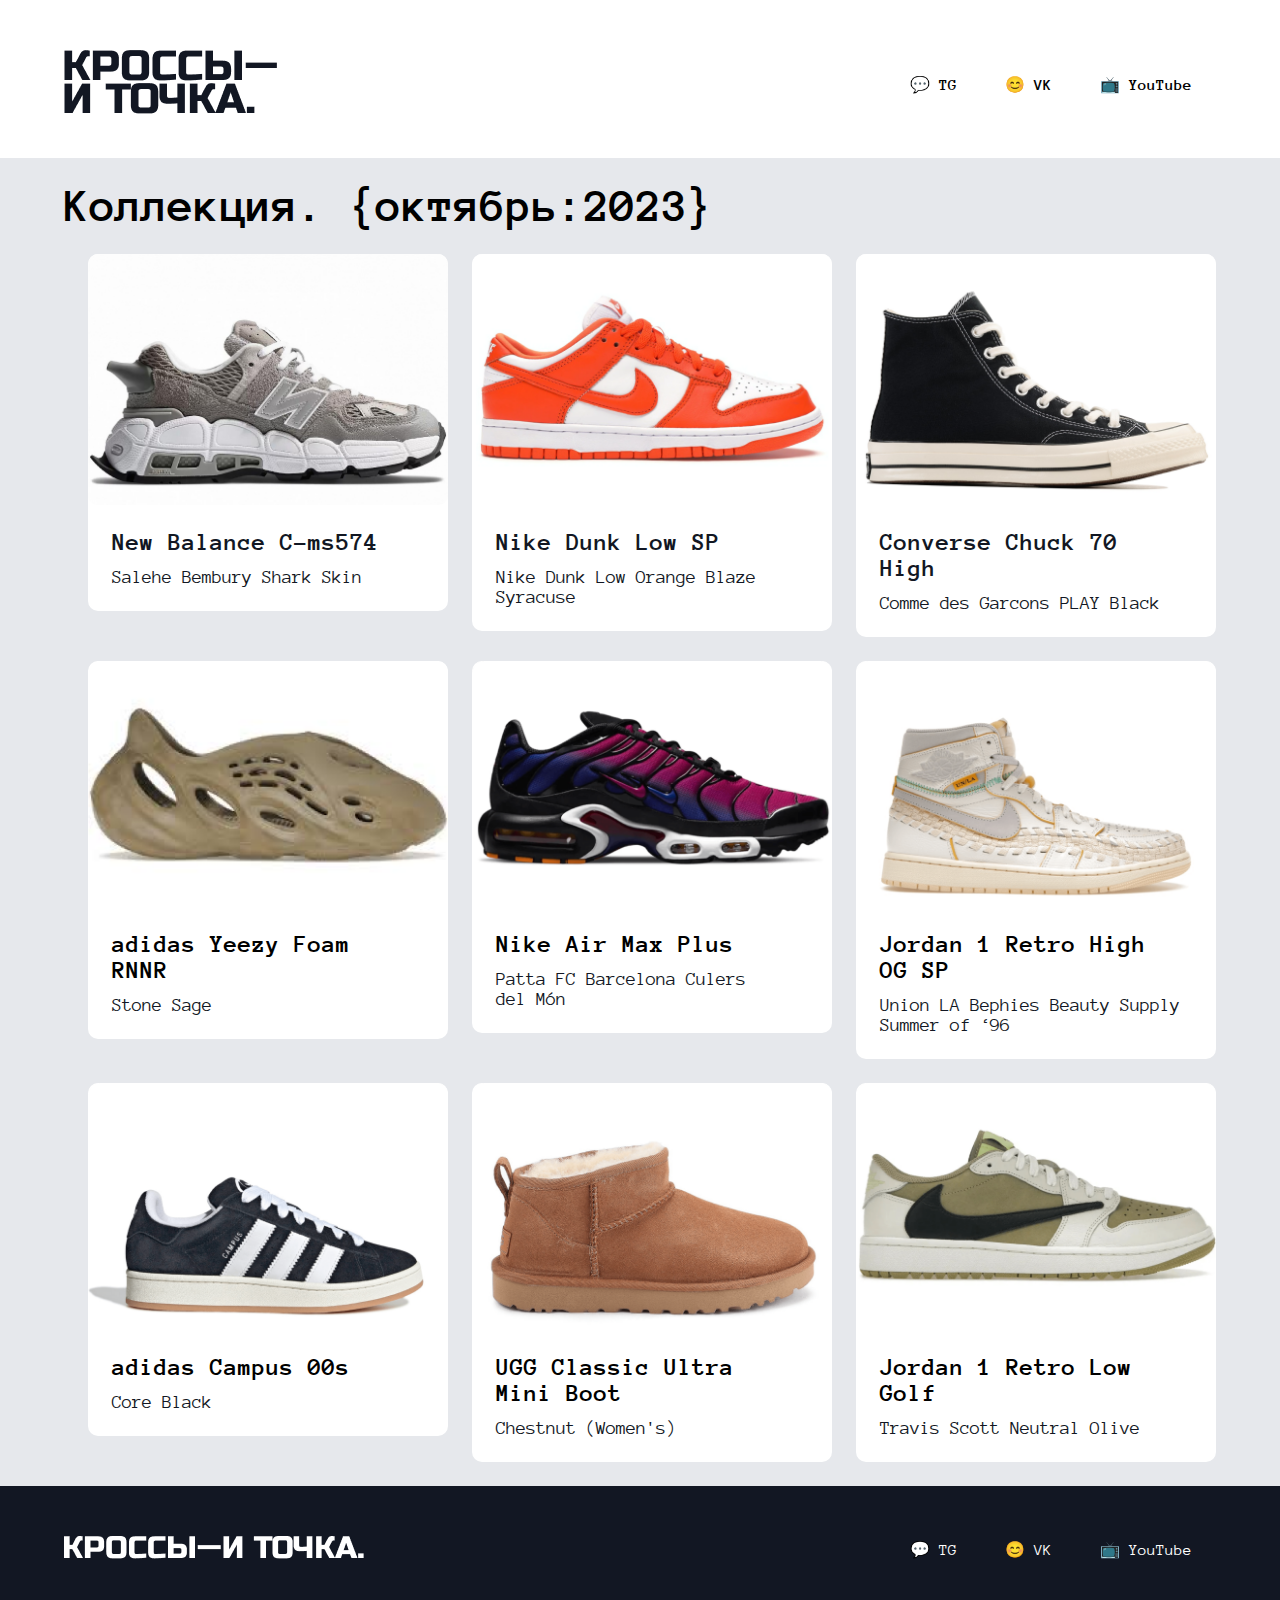
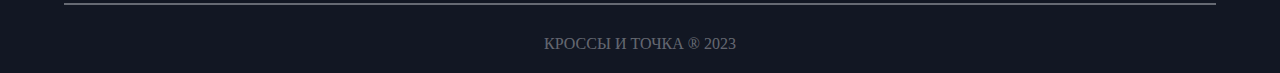
<file: index.html>
<!DOCTYPE html>
<html lang="ru">

<head>
    <meta charset="UTF-8">
    <meta name="viewport" content="width=device-width, initial-scale=1.0">
    <link rel="preconnect" href="https://fonts.googleapis.com%22%3E/">
    <link rel="preconnect" href="https://fonts.gstatic.com/" crossorigin>
    <link href="https://fonts.googleapis.com/css2?family=Russo+One&display=swap" rel="stylesheet">

    <link rel="preconnect" href="https://fonts.googleapis.com%22%3E/">
    <link rel="preconnect" href="https://fonts.gstatic.com/" crossorigin>
    <link href="https://fonts.googleapis.com/css2?family=Anonymous+Pro:wght@400;700&display=swap" rel="stylesheet">

    <link rel="preconnect" href="https://fonts.googleapis.com%22%3E/">
    <link rel="preconnect" href="https://fonts.gstatic.com/" crossorigin>
    <link href="https://fonts.googleapis.com/css2?family=IBM+Plex+Mono:wght@500&display=swap" rel="stylesheet">
    <link rel="preconnect" href="https://fonts.googleapis.com">
    <link rel="preconnect" href="https://fonts.gstatic.com" crossorigin>
    <link href="https://fonts.googleapis.com/css2?family=Anonymous+Pro:wght@700&display=swap" rel="stylesheet">
    <link rel="stylesheet" href="style.css">
    <title>КРОССЫ - И ТОЧКА</title>
</head>

<body>
    <header class="header">
        <div class="header-line">
            <div class="header-img">
                <a href="/"><img src="img/logo.png" alt=""></a>
            </div>
            <nav class="nav-title">
                <ul class="ul-title">
                    <li><a class="nav-item" href="">💬 TG</a></li>
                    <li><a class="nav-item" href="">😊 VK</a></li>
                    <li><a class="nav-item" href="">📺 YouTube</a></li>
                </ul>
            </nav>
        </div>
    </header>
    <main class="main">
        <div class="content">
            <h2 class="h2-title">Коллекция. {октябрь:2023}</h2>
            <div class="content-card">
                <div class="sneakers">
                    <div class="block">
                        <div class="sneaker">
                            <a href="New Balance C-ms574.html">
                            <img class="setting-img img-set" src="img/New Balance C-ms574.png" alt="alt">
                            <div class="b2">
                                <h3 class="text-name">New Balance C-ms574</h3>
                                <p class="p-title">Salehe Bembury Shark Skin</p>
                            </div>
                            </a>
                        </div>
                        <div class="sneaker">
                            <a href="Nike Dunk Low SP.html">
                            <img class="setting-img" src="img/Nike Dunk Low SP.png" alt="alt">
                            <div class="b2">
                                <h3 class="text-name">Nike Dunk Low SP</h3>
                                <p class="p-title">Nike Dunk Low Orange Blaze Syracuse</p>
                            </div>
                            </a>
                        </div>
                        <div class="sneaker">
                            <a href="Converse Chuck 70 High.html">
                            <img class="setting-img setting1 img-set" src="img/Converse Chuck 70 High.png" alt="alt">
                            <div class="b2">
                                <h3 class="text-name">Converse Chuck 70 High</h3>
                                <p class="p-title">Comme des Garcons PLAY Black</p>
                            </div>
                            </a>
                        </div>
                    </div>
                    <div class="block">
                        <div class="sneaker">
                            <img class="setting-img" src="img/9.png" alt="alt">
                            <div class="b2 ">
                                <h3 class="text-name">adidas Yeezy Foam RNNR</h3>
                                <p class="p-title">Stone Sage</p>
                            </div>
                        </div>
                        <div class="sneaker ">
                            <img class="setting-img img-set" src="img/1.png" alt="alt">
                            <div class="b2 ">
                                <h3 class="text-name ">Nike Air Max Plus</h3>
                                <p class="p-title">Patta FC Barcelona Culers<br> del Món</p>
                            </div>
                        </div>
                        <div class="sneaker ">
                            <img class="setting-img imgg" src="img/2.png" alt="alt">
                            <div class="b2">
                                <h3 class="text-name">Jordan 1 Retro High OG SP</h3>
                                <p class="p-title">Union LA Bephies Beauty Supply Summer of ‘96</p>
                            </div>
                        </div>
                    </div>
                    <div class="block">
                        <div class="sneaker">
                            <img class="setting-img" src="img/3.png" alt="alt">
                            <div class="b2">
                                <h3 class="text-name">adidas Campus 00s</h3>
                                <p class="p-title">Core Black</p>
                            </div>
                        </div>
                        <div class="sneaker">
                            <img class="setting-img " src="img/5.png" alt="alt">
                            <div class="b2">
                                <h3 class="text-name">UGG Classic Ultra Mini Boot</h3>
                                <p class="p-title">Chestnut (Women's)</p>
                            </div>
                        </div>
                        <div class="sneaker">
                            <img class="setting-img " src="img/8.png" alt="alt">
                            <div class="b2">   
                                <h3 class="text-name">Jordan 1 Retro Low Golf</h3>
                                <p class="p-title">Travis Scott Neutral Olive</p>
                            </div>
                        </div>
                    </div>
                </div>
            </div>
        </div>
    </main>
    <footer class="footer">
        <div class="footer-container">
            <div class="footer-line">
                <div class="footer-img">
                    <a href="#"><img src="img/logo2.png" alt=""></a>
                </div>
                <nav class="nav-title">
                    <ul class="ul-title">
                        <li><a class="nav-items" href="">💬 TG</a></li>
                        <li><a class="nav-items" href="">😊 VK</a></li>
                        <li><a class="nav-items" href="">📺 YouTube</a></li>
                    </ul>
                </nav>
            </div>
            <hr class="line">
            <div class="footer-title">
                <p>КРОССЫ И ТОЧКА ® 2023</p>
            </div>
        </div>
    </footer>
</body>

</html>
</file>
<file: style.css>
* {
    margin: 0;
    padding: 0;
    box-sizing: border-box;
}

.ul-title {
    color: #000;
    font-family: 'IBM Plex Sans', sans-serif;
    display: flex;
    align-items: center;
    justify-content: space-between;
    list-style-type: none;
}

.header-line {
    padding-top: 50px;
    padding-bottom: 40px;
    display: flex;
    align-items: center;
    justify-content: space-between;
    width: 90%;
    max-width: 1440px;
}

.header {
    display: flex;
    justify-content: center;
}

.nav-item {
    color: #000;
    padding: 0 24px;
    text-decoration: none;
    font-weight: 700;
    font-family: 'Anonymous Pro', monospace;
}

.main {
    background-color: #e6e8ec;
    display: flex;
    justify-content: center;
    width: 100%;
}



.h2-title {
    font-family: 'Anonymous Pro', monospace;
    font-size: 48px;
    font-weight: 700;
    line-height: 100%;
    padding: 24px 0;
}

.text-name, .p {
    font-family: 'Anonymous Pro', monospace;
}

.content {
    width: 90%;
    max-width: 1440px;
}

.content-card {
    display: flex;
    justify-content: center;
}

.sneakers {
    justify-content: center;
}

.sneaker  {
    flex: 0 0 calc(33.33% - 24px);
    margin-bottom: 24px;
    margin-left: 24px;
    border-radius: 10px;
    background-color: #fff;
    justify-content: center;
    flex-direction: column;
    box-sizing: border-box;
    width: 364px;
    transition: transform 0.5s;
    width: 50%; 
    box-sizing: border-box;
}


.sneaker:hover {
    box-shadow: 0px 4px 4px 0px rgba(0, 0, 0, 0.25);
    transform: translateY(-10px);
}

.b2 {
    display: flex;
    flex-direction: column;
    width: 350px;
    padding: 24px 24px;
    align-items: flex-start;
}

.b1 {
    padding-bottom: 40px;
}

.b3 {
    padding-bottom: 25px;
}

.setting-img {
    display: block;
    max-width: 100%;
    border-radius: 10px;
}

.text-name {
    font-family: 'Anonymous Pro', monospace;
    font-size: 25px;
    font-weight: 700;
    margin-bottom: 12px;
}

a {
    text-decoration: none;
    color: var(--black, #121723);
}

.p-title {
    color: rgb(109, 108, 108);
    color: var(--black, #121723);
    font-family: 'Anonymous Pro', monospace;
    font-size: 19px;
    font-weight: 400;
}

.footer-line {
    padding-top: 50px;
    padding-bottom: 40px;
    display: flex;
    align-items: center;
    justify-content: space-between;
}

.footer-img {
    color: #fff;
}

.footer-container{
    width: 90%;
    max-width: 1440px;
}

.footer {
    background-color: #121723;
    position: relative;
    display: flex;
    justify-content: center;
}

.nav-items {
    color: #fff;
    padding: 0 24px;
    text-decoration: none;
    font-family: 'Anonymous Pro', monospace;
}

.line {
    border: 1px solid #E6E8EC66;
    width: 100%;
    text-align: center;
}

.footer-title {
    color: #E6E8EC66;
    padding-bottom: 20px;
    padding-top: 30px;
    text-align: center;
}

.block {
    align-items: flex-start;
    justify-content: center;
    display: flex;
    flex-wrap: wrap;
    justify-content: space-between;
}

.mains {
    background-color: #e6e8ec;
    display: flex;
    justify-content: center; 
    align-items: center; 
    min-height: 100vh; 
    padding: 20px; 
} 

.containers {
    background-color: #fff; 
    padding: 20px; 
    border-radius: 50px;
} 

.containers img {
    max-width: 100%;
}

.container-imgs {
    padding: 48px;
}

.sneaker-big-imgs img{
    margin-bottom: 32px;
}

.h1-title {
    color: var(--black, #121723);
    font-size: 50px;
    font-family: 'Anonymous Pro', monospace;
    font-style: normal;
    font-weight: 400;
    line-height: 100%;
    margin-bottom: 24px;
}

 .sneaker-texts{
    margin-bottom: 24px;
    color: var(--black, #121723);
    font-family: 'Anonymous Pro', monospace;
    font-size: 36px;
    font-style: normal;
    font-weight: 400;
    line-height: 100%; 
    word-spacing: 10px;
}

.sneaker-big-infotext {
    display: flex;
  }
  
  .sneaker-left {
    text-align: left;
    color: #121723;
    font-family: 'Anonymous Pro', monospace;
    font-size: 14px;
    font-style: normal;
    font-weight: 400;
    line-height: 28px; 
    flex-wrap: wrap;
    word-wrap: break-word;
    max-width: 450px;
  }

  .sneaker-right {
    color: var(--black, #121723);
    font-family: 'Anonymous Pro', monospace;
    font-size: 14px;
    font-style: normal;
    font-weight: 400;
    line-height: normal;
    text-align: justify;
    min-width: 56vh;
    margin-left: 10%;
  }
  
  .sneaker-radius {
    padding-bottom: 15px;
}

  .sneakerbigparametr {
    color: var(--black, #121723);
    font-family: 'Anonymous Pro', monospace;
    font-size: 14px;
    font-style: normal;
    font-weight: 400;
    line-height: normal;
    display: flex;
    justify-content: space-between;
    align-items: flex-start;
    padding: 15px 0;
    
  }

  .lines {
    bottom: 35%;
    left: 20.5%;
    width: 100%;
    text-align: center;
}

.header-line, .footer-line, .sneaker-big-imgs{
    flex-direction: row;
    align-items: center;
}


@media screen and (max-width: 768px) {
    .block {
        justify-content: center;
        display: flex;
        align-items: center;
    }
}

@media screen and (max-width: 768px) {
    .header-line, .footer-line {
        flex-direction: column;
        align-items: center;
    }

    .nav-title {
        margin-top: 10px; 
    }

    .block {
        flex-direction: column;
    }

    .sneaker {
        width: calc(100% - 20px); 
        margin-left: 3px; 
        margin-bottom: 19px; 
        margin-right: 3px;
    }

    .setting-img {
        width: 100%;
        border-radius: 0;
    }

    .text-name {
        font-size: 18px; 
    }

    .p-title {
        font-size: 14px; 
    }

    .img-set{
        border-radius: 10px;
    }
    
    .h2-title {
        font-size: 32px;
        display: flex;
        justify-content: center;
    }

    .sneaker:hover {
        transform: translateY(-5px);
    }

    .sneaker-big-imgs {
        flex-direction: column;
        align-items: center;
    } 

    .sneaker-left, .sneaker-right, .sneakerbigparametr, .lines {
        font-size: 14px;
    }

    .h1-title {
        font-size: 24px;
    }

    .sneaker-texts {
        font-size: 18px;
    }

}

@media screen and (max-width: 768px) {
    .sneaker-big-infotext {
        display: flex;
        flex-direction: column;
        margin: 0 auto;
    }

    .header-line {
        flex-direction: column;
        align-items: center;
    }

    .containers {
        margin: 0 auto;
        padding: 0;
    }


    .sneaker-right{
        font-size: 14px;
        min-width: 0%;
        margin-left: 0%;
    }

    .sneaker-left{
        margin-bottom: 32px;
    }
}
</file>
